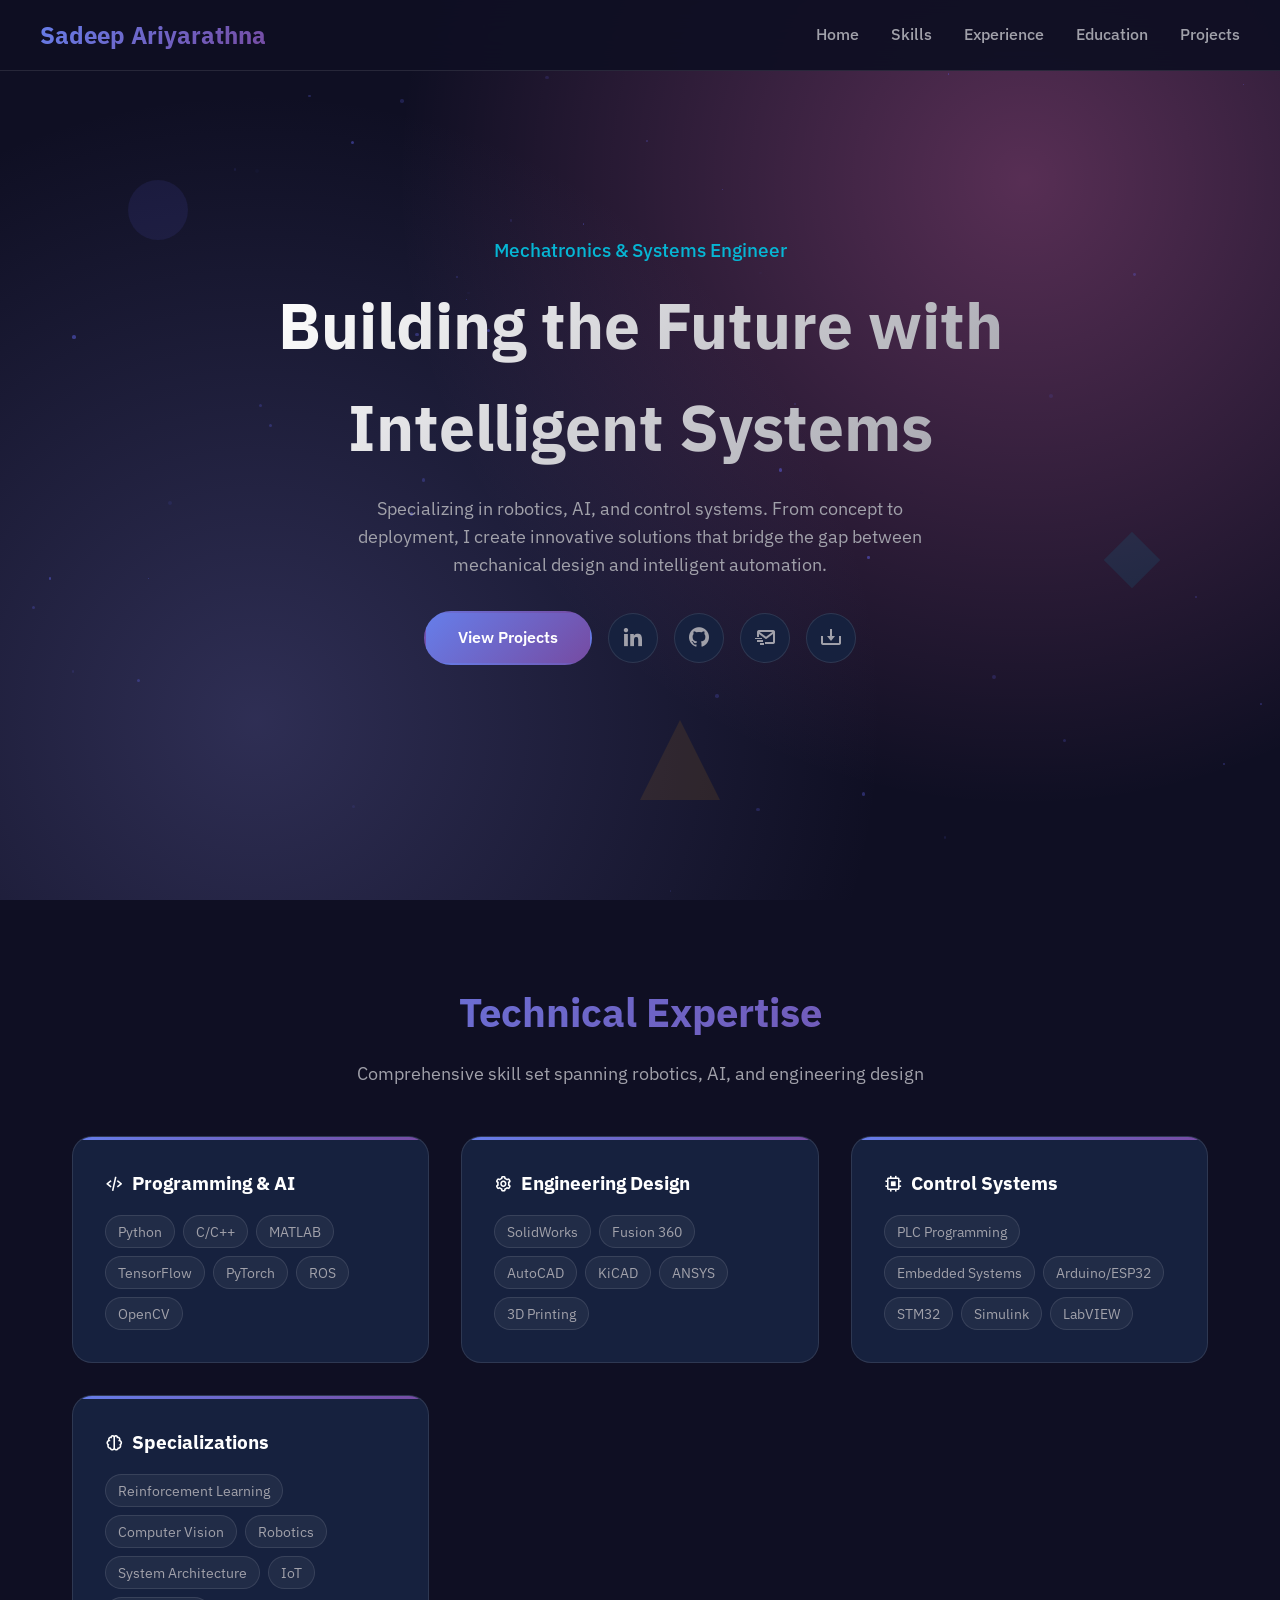
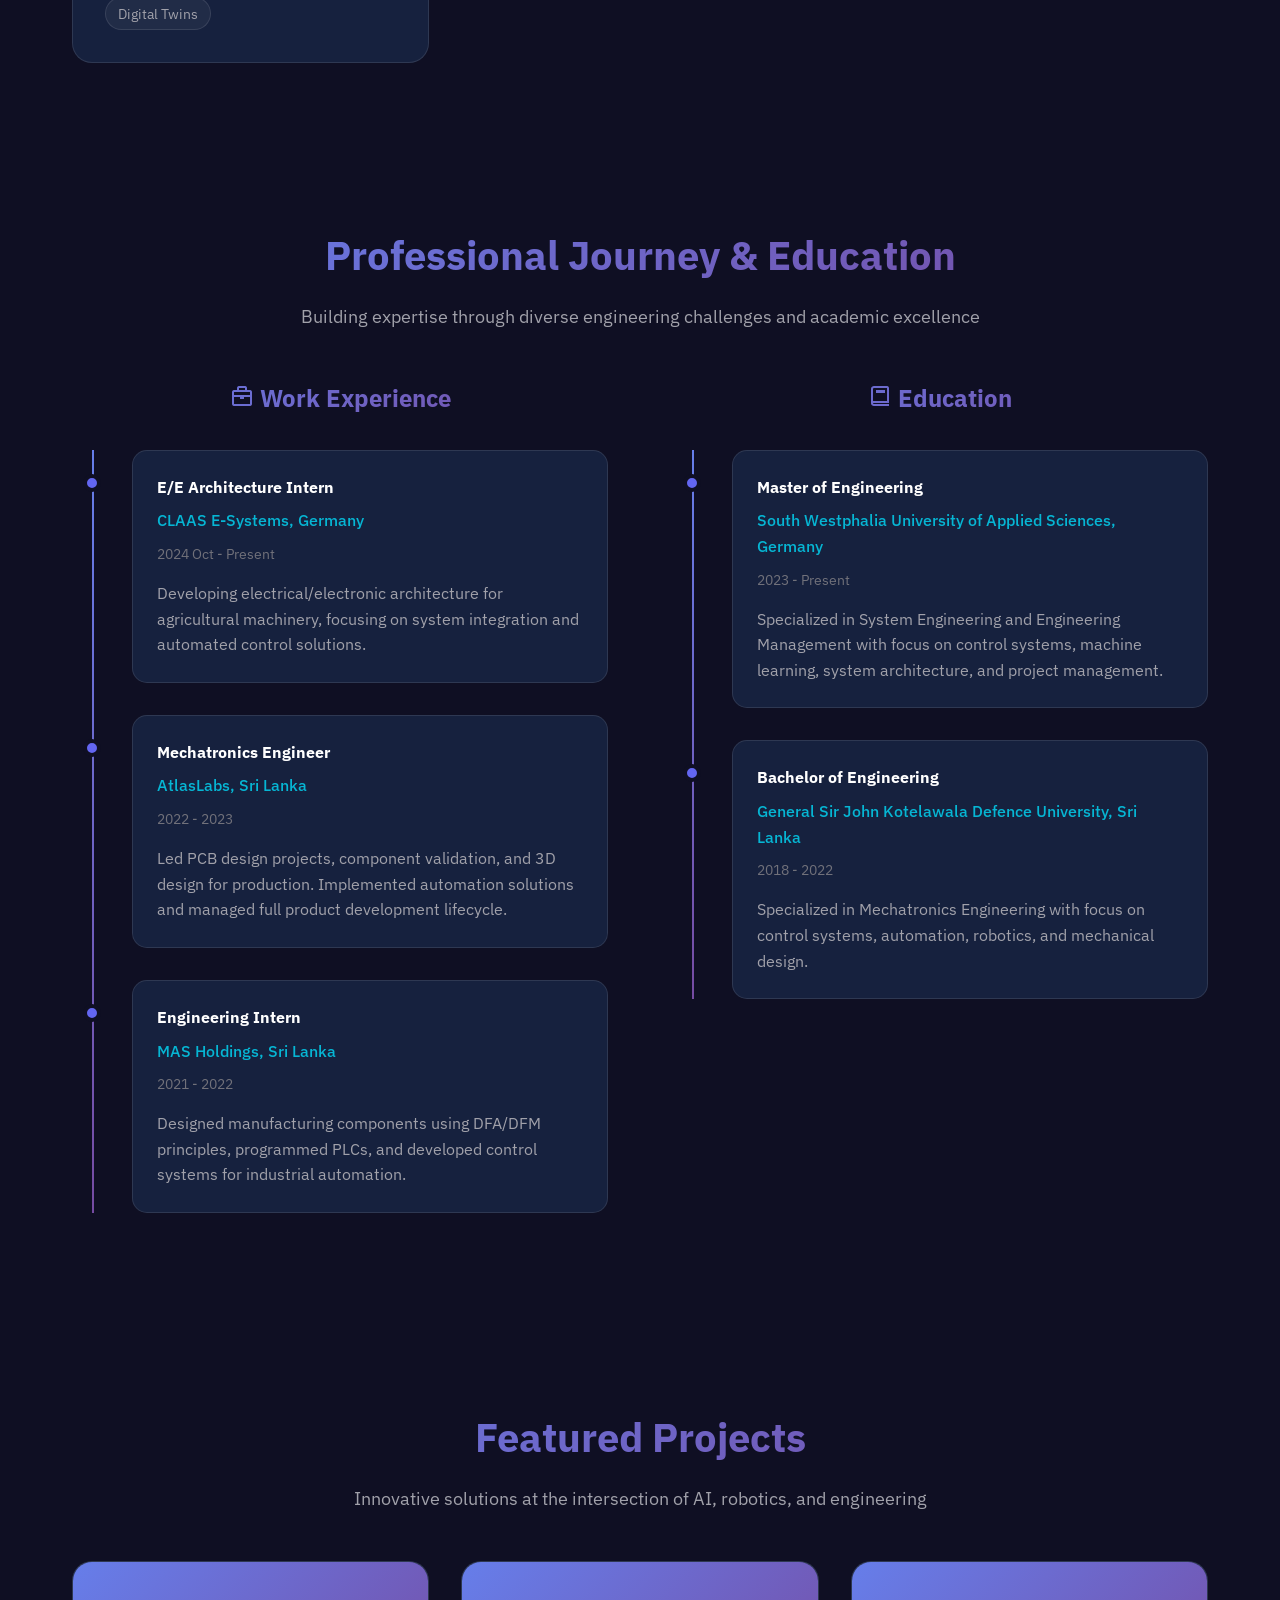
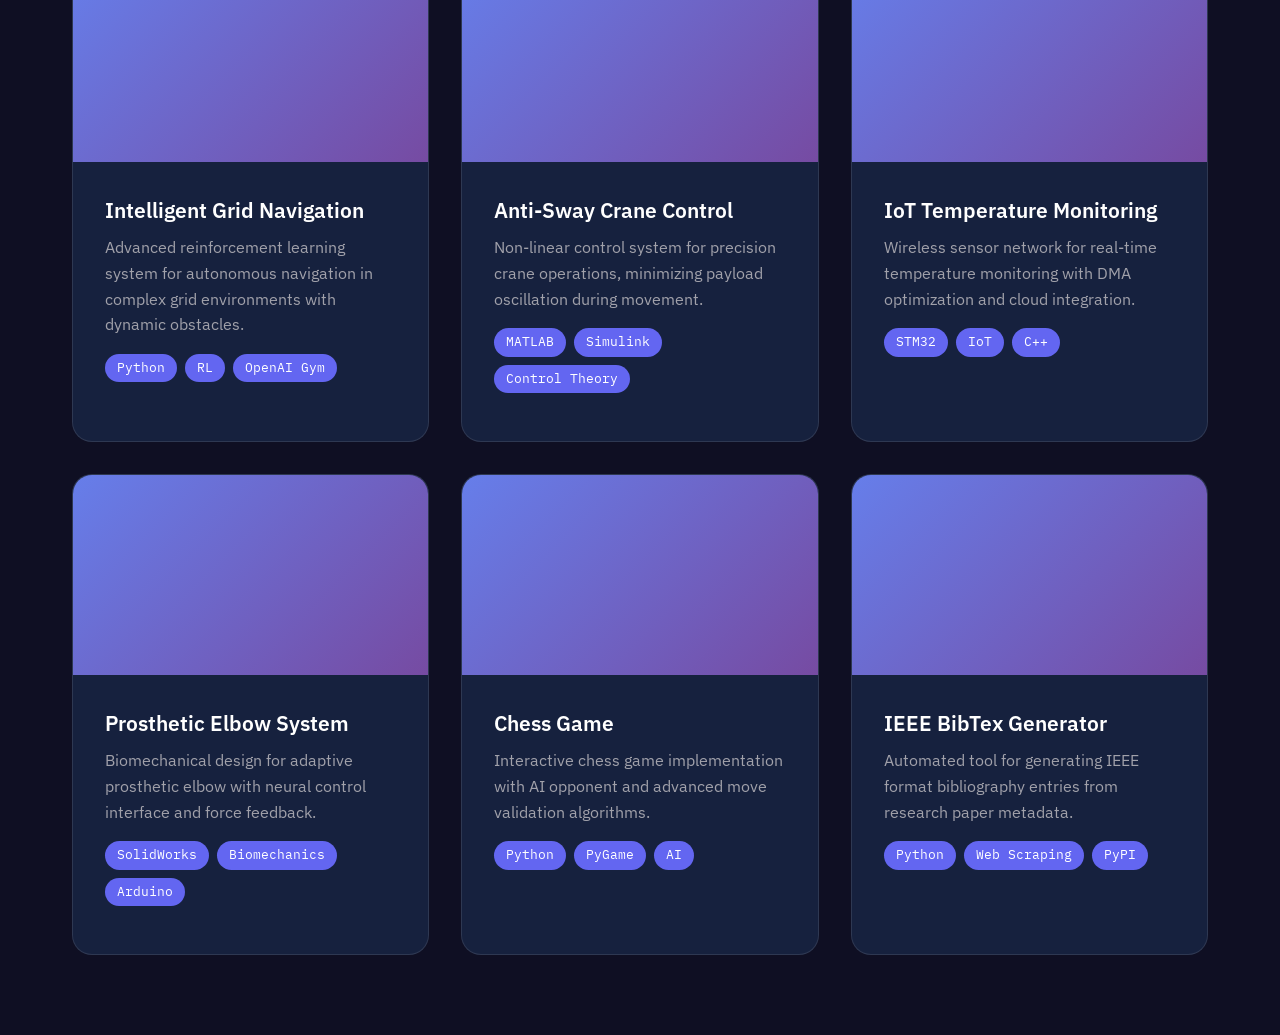
<file: a.html>
<!DOCTYPE html>
<html lang="en">
<head>
    <meta charset="UTF-8">
    <meta name="viewport" content="width=device-width, initial-scale=1.0">
    <title>Sadeep Ariyarathna - Robotics Engineer</title>
    <link href="https://fonts.googleapis.com/css2?family=IBM+Plex+Sans:wght@300;400;500;600;700&family=IBM+Plex+Mono:wght@300;400;500&display=swap" rel="stylesheet">
    <link rel="stylesheet" href="https://unpkg.com/boxicons@latest/css/boxicons.min.css">
    <style>
        * {
            margin: 0;
            padding: 0;
            box-sizing: border-box;
        }

        :root {
            --primary: #6366f1;
            --secondary: #06b6d4;
            --accent: #f59e0b;
            --dark: #0f0f23;
            --dark-light: #1a1a2e;
            --text-primary: #ffffff;
            --text-secondary: #a1a1aa;
            --text-muted: #71717a;
            --surface: #16213e;
            --surface-light: rgba(255, 255, 255, 0.05);
            --border: rgba(255, 255, 255, 0.1);
            --gradient-primary: linear-gradient(135deg, #667eea 0%, #764ba2 100%);
            --gradient-accent: linear-gradient(135deg, #f093fb 0%, #f5576c 100%);
            --shadow: 0 25px 50px -12px rgba(0, 0, 0, 0.25);
        }

        body {
            font-family: 'IBM Plex Sans', sans-serif;
            background: var(--dark);
            color: var(--text-primary);
            line-height: 1.6;
            overflow-x: hidden;
        }

        /* Modern Navigation */
        .navbar {
            position: fixed;
            top: 0;
            width: 100%;
            padding: 1rem 2rem;
            background: rgba(15, 15, 35, 0.95);
            backdrop-filter: blur(20px);
            border-bottom: 1px solid var(--border);
            z-index: 1000;
            transition: all 0.3s ease;
        }

        .nav-container {
            display: flex;
            justify-content: space-between;
            align-items: center;
            max-width: 1200px;
            margin: 0 auto;
        }

        .logo {
            font-size: 1.5rem;
            font-weight: 700;
            background: var(--gradient-primary);
            -webkit-background-clip: text;
            -webkit-text-fill-color: transparent;
            background-clip: text;
        }

        .nav-links {
            display: flex;
            list-style: none;
            gap: 2rem;
        }

        .nav-links a {
            color: var(--text-secondary);
            text-decoration: none;
            font-weight: 500;
            transition: all 0.3s ease;
            position: relative;
        }

        .nav-links a::after {
            content: '';
            position: absolute;
            bottom: -5px;
            left: 0;
            width: 0;
            height: 2px;
            background: var(--primary);
            transition: width 0.3s ease;
        }

        .nav-links a:hover {
            color: var(--text-primary);
        }

        .nav-links a:hover::after {
            width: 100%;
        }

        /* Hero Section with Particles Effect */
        .hero {
            height: 100vh;
            display: flex;
            align-items: center;
            justify-content: center;
            position: relative;
            background: radial-gradient(circle at 20% 80%, rgba(120, 119, 198, 0.3) 0%, transparent 50%),
                        radial-gradient(circle at 80% 20%, rgba(255, 119, 198, 0.3) 0%, transparent 50%),
                        var(--dark);
            overflow: hidden;
        }

        .hero-content {
            text-align: center;
            z-index: 2;
            max-width: 800px;
            padding: 0 2rem;
        }

        .hero h1 {
            font-size: clamp(2.5rem, 5vw, 4rem);
            font-weight: 700;
            margin-bottom: 1rem;
            background: linear-gradient(135deg, #fff 0%, #a1a1aa 100%);
            -webkit-background-clip: text;
            -webkit-text-fill-color: transparent;
            background-clip: text;
        }

        .hero .subtitle {
            font-size: 1.2rem;
            color: var(--secondary);
            margin-bottom: 0.5rem;
            font-weight: 500;
        }

        .hero .description {
            font-size: 1.1rem;
            color: var(--text-secondary);
            margin-bottom: 2rem;
            max-width: 600px;
            margin-left: auto;
            margin-right: auto;
        }

        .cta-buttons {
            display: flex;
            gap: 1rem;
            justify-content: center;
            flex-wrap: wrap;
            align-items: center;
        }

        .btn {
            padding: 0.75rem 2rem;
            border-radius: 50px;
            text-decoration: none;
            font-weight: 600;
            transition: all 0.3s ease;
            border: 2px solid transparent;
            position: relative;
            overflow: hidden;
        }

        .btn-primary {
            background: var(--gradient-primary);
            color: white;
        }

        .btn-secondary {
            background: transparent;
            color: var(--text-primary);
            border-color: var(--border);
        }

        .btn:hover {
            transform: translateY(-2px);
            box-shadow: 0 10px 30px rgba(0, 0, 0, 0.3);
        }

        /* Social Icons */
        .social-icons {
            display: flex;
            gap: 1rem;
            align-items: center;
        }

        .social-icon {
            width: 50px;
            height: 50px;
            border-radius: 50%;
            background: var(--surface);
            border: 1px solid var(--border);
            display: flex;
            align-items: center;
            justify-content: center;
            color: var(--text-secondary);
            font-size: 1.5rem;
            text-decoration: none;
            transition: all 0.3s ease;
        }

        .social-icon:hover {
            background: var(--primary);
            color: white;
            transform: translateY(-3px);
            box-shadow: 0 10px 25px rgba(99, 102, 241, 0.3);
        }

        /* Floating geometric shapes */
        .floating-shapes {
            position: absolute;
            width: 100%;
            height: 100%;
            overflow: hidden;
        }

        .shape {
            position: absolute;
            opacity: 0.1;
            animation: float 20s infinite linear;
        }

        .shape:nth-child(1) {
            top: 20%;
            left: 10%;
            width: 60px;
            height: 60px;
            background: var(--primary);
            border-radius: 50%;
            animation-delay: 0s;
        }

        .shape:nth-child(2) {
            top: 60%;
            right: 10%;
            width: 40px;
            height: 40px;
            background: var(--secondary);
            transform: rotate(45deg);
            animation-delay: -5s;
        }

        .shape:nth-child(3) {
            top: 80%;
            left: 50%;
            width: 80px;
            height: 80px;
            background: var(--accent);
            clip-path: polygon(50% 0%, 0% 100%, 100% 100%);
            animation-delay: -10s;
        }

        @keyframes float {
            0% { transform: translateY(0px) rotate(0deg); }
            50% { transform: translateY(-20px) rotate(180deg); }
            100% { transform: translateY(0px) rotate(360deg); }
        }

        /* Modern Sections */
        .section {
            padding: 5rem 2rem;
            max-width: 1200px;
            margin: 0 auto;
        }

        .section-title {
            font-size: 2.5rem;
            font-weight: 700;
            text-align: center;
            margin-bottom: 1rem;
            background: var(--gradient-primary);
            -webkit-background-clip: text;
            -webkit-text-fill-color: transparent;
            background-clip: text;
        }

        .section-subtitle {
            text-align: center;
            color: var(--text-secondary);
            margin-bottom: 3rem;
            font-size: 1.1rem;
        }

        /* Skills Grid with Icons */
        .skills-grid {
            display: grid;
            grid-template-columns: repeat(auto-fit, minmax(300px, 1fr));
            gap: 2rem;
            margin-top: 3rem;
        }

        .skill-card {
            background: var(--surface);
            padding: 2rem;
            border-radius: 20px;
            border: 1px solid var(--border);
            transition: all 0.3s ease;
            position: relative;
            overflow: hidden;
        }

        .skill-card::before {
            content: '';
            position: absolute;
            top: 0;
            left: 0;
            right: 0;
            height: 3px;
            background: var(--gradient-primary);
        }

        .skill-card:hover {
            transform: translateY(-5px);
            box-shadow: var(--shadow);
            border-color: var(--primary);
        }

        .skill-card h3 {
            color: var(--text-primary);
            margin-bottom: 1rem;
            display: flex;
            align-items: center;
            gap: 0.5rem;
        }

        .skill-list {
            display: flex;
            flex-wrap: wrap;
            gap: 0.5rem;
        }

        .skill-tag {
            background: var(--surface-light);
            color: var(--text-secondary);
            padding: 0.25rem 0.75rem;
            border-radius: 20px;
            font-size: 0.9rem;
            border: 1px solid var(--border);
            transition: all 0.3s ease;
        }

        .skill-tag:hover {
            background: var(--primary);
            color: white;
            transform: scale(1.05);
        }

        /* Timeline Sections */
        .timeline-section {
            display: grid;
            grid-template-columns: 1fr 1fr;
            gap: 4rem;
            margin-top: 3rem;
        }

        .timeline-column {
            position: relative;
        }

        .timeline-column h3 {
            font-size: 1.5rem;
            margin-bottom: 2rem;
            color: var(--text-primary);
            text-align: center;
            background: var(--gradient-primary);
            -webkit-background-clip: text;
            -webkit-text-fill-color: transparent;
            background-clip: text;
        }

        .timeline-vertical {
            position: relative;
        }

        .timeline-vertical::before {
            content: '';
            position: absolute;
            left: 20px;
            top: 0;
            bottom: 0;
            width: 2px;
            background: var(--gradient-primary);
        }

        .timeline-item {
            margin: 2rem 0;
            position: relative;
        }

        .timeline-content {
            background: var(--surface);
            padding: 1.5rem;
            border-radius: 15px;
            border: 1px solid var(--border);
            margin-left: 60px;
            transition: all 0.3s ease;
        }

        .timeline-content:hover {
            transform: scale(1.02);
            box-shadow: var(--shadow);
        }

        .timeline-dot {
            position: absolute;
            left: 11px;
            top: 1.5rem;
            width: 18px;
            height: 18px;
            background: var(--primary);
            border-radius: 50%;
            border: 4px solid var(--dark);
        }

        .timeline-content h4 {
            color: var(--text-primary);
            margin-bottom: 0.5rem;
        }

        .timeline-content .company {
            color: var(--secondary);
            font-weight: 500;
            margin-bottom: 0.5rem;
        }

        .timeline-content .duration {
            color: var(--text-muted);
            font-size: 0.9rem;
            margin-bottom: 1rem;
        }

        .timeline-content p {
            color: var(--text-secondary);
            line-height: 1.6;
        }

        /* Projects Grid */
        .projects-grid {
            display: grid;
            grid-template-columns: repeat(auto-fit, minmax(350px, 1fr));
            gap: 2rem;
            margin-top: 3rem;
        }

        .project-card {
            background: var(--surface);
            border-radius: 20px;
            overflow: hidden;
            border: 1px solid var(--border);
            transition: all 0.3s ease;
            position: relative;
        }

        .project-card:hover {
            transform: translateY(-10px);
            box-shadow: var(--shadow);
        }

        .project-image {
            height: 200px;
            background: var(--gradient-primary);
            position: relative;
            overflow: hidden;
        }

        .project-overlay {
            position: absolute;
            top: 0;
            left: 0;
            right: 0;
            bottom: 0;
            background: rgba(0, 0, 0, 0.7);
            display: flex;
            align-items: center;
            justify-content: center;
            opacity: 0;
            transition: all 0.3s ease;
        }

        .project-card:hover .project-overlay {
            opacity: 1;
        }

        .project-content {
            padding: 2rem;
        }

        .project-title {
            font-size: 1.3rem;
            font-weight: 600;
            margin-bottom: 0.5rem;
            color: var(--text-primary);
        }

        .project-description {
            color: var(--text-secondary);
            margin-bottom: 1rem;
            line-height: 1.6;
        }

        .project-tech {
            display: flex;
            flex-wrap: wrap;
            gap: 0.5rem;
            margin-bottom: 1rem;
        }

        .tech-tag {
            background: var(--primary);
            color: white;
            padding: 0.25rem 0.75rem;
            border-radius: 15px;
            font-size: 0.8rem;
            font-family: 'IBM Plex Mono', monospace;
        }

        /* Mobile Responsiveness */
        @media (max-width: 768px) {
            .nav-links {
                display: none;
            }

            .hero h1 {
                font-size: 2.5rem;
            }

            .cta-buttons {
                flex-direction: column;
                align-items: center;
            }

            .social-icons {
                flex-direction: row;
                margin-top: 1rem;
            }

            .timeline-section {
                grid-template-columns: 1fr;
                gap: 2rem;
            }

            .skills-grid,
            .projects-grid {
                grid-template-columns: 1fr;
            }
        }

        /* Scroll animations */
        .fade-in {
            opacity: 0;
            transform: translateY(30px);
            transition: all 0.6s ease;
        }

        .fade-in.visible {
            opacity: 1;
            transform: translateY(0);
        }
    </style>
</head>
<body>
    <!-- Navigation -->
    <nav class="navbar">
        <div class="nav-container">
            <div class="logo">Sadeep Ariyarathna</div>
            <ul class="nav-links">
                <li><a href="#home">Home</a></li>
                <li><a href="#skills">Skills</a></li>
                <li><a href="#experience">Experience</a></li>
                <li><a href="#education">Education</a></li>
                <li><a href="#projects">Projects</a></li>
            </ul>
        </div>
    </nav>

    <!-- Hero Section -->
    <section class="hero" id="home">
        <div class="floating-shapes">
            <div class="shape"></div>
            <div class="shape"></div>
            <div class="shape"></div>
        </div>
        <div class="hero-content fade-in">
            <div class="subtitle">Mechatronics & Systems Engineer</div>
            <h1>Building the Future with <br>Intelligent Systems</h1>
            <p class="description">
                Specializing in robotics, AI, and control systems. From concept to deployment, 
                I create innovative solutions that bridge the gap between mechanical design and intelligent automation.
            </p>
            <div class="cta-buttons">
                <a href="#projects" class="btn btn-primary">View Projects</a>
                <div class="social-icons">
                    <a href="https://www.linkedin.com/in/sadeep-a-175984114/" target="_blank" class="social-icon">
                        <i class='bx bxl-linkedin'></i>
                    </a>
                    <a href="https://github.com/elemenceOR" target="_blank" class="social-icon">
                        <i class='bx bxl-github'></i>
                    </a>
                    <a href="mailto:sadeepari@gmail.com" class="social-icon">
                        <i class='bx bx-mail-send'></i>
                    </a>
                    <a href="cv/cv - Sadeep Ariyarathna.pdf" target="_blank" class="social-icon">
                        <i class='bx bx-download'></i>
                    </a>
                </div>
            </div>
        </div>
    </section>

    <!-- Skills Section -->
    <section class="section" id="skills">
        <h2 class="section-title fade-in">Technical Expertise</h2>
        <p class="section-subtitle fade-in">Comprehensive skill set spanning robotics, AI, and engineering design</p>
        
        <div class="skills-grid">
            <div class="skill-card fade-in">
                <h3><i class='bx bx-code-alt'></i> Programming & AI</h3>
                <div class="skill-list">
                    <span class="skill-tag">Python</span>
                    <span class="skill-tag">C/C++</span>
                    <span class="skill-tag">MATLAB</span>
                    <span class="skill-tag">TensorFlow</span>
                    <span class="skill-tag">PyTorch</span>
                    <span class="skill-tag">ROS</span>
                    <span class="skill-tag">OpenCV</span>
                </div>
            </div>
            <div class="skill-card fade-in">
                <h3><i class='bx bx-cog'></i> Engineering Design</h3>
                <div class="skill-list">
                    <span class="skill-tag">SolidWorks</span>
                    <span class="skill-tag">Fusion 360</span>
                    <span class="skill-tag">AutoCAD</span>
                    <span class="skill-tag">KiCAD</span>
                    <span class="skill-tag">ANSYS</span>
                    <span class="skill-tag">3D Printing</span>
                </div>
            </div>
            <div class="skill-card fade-in">
                <h3><i class='bx bx-chip'></i> Control Systems</h3>
                <div class="skill-list">
                    <span class="skill-tag">PLC Programming</span>
                    <span class="skill-tag">Embedded Systems</span>
                    <span class="skill-tag">Arduino/ESP32</span>
                    <span class="skill-tag">STM32</span>
                    <span class="skill-tag">Simulink</span>
                    <span class="skill-tag">LabVIEW</span>
                </div>
            </div>
            <div class="skill-card fade-in">
                <h3><i class='bx bx-brain'></i> Specializations</h3>
                <div class="skill-list">
                    <span class="skill-tag">Reinforcement Learning</span>
                    <span class="skill-tag">Computer Vision</span>
                    <span class="skill-tag">Robotics</span>
                    <span class="skill-tag">System Architecture</span>
                    <span class="skill-tag">IoT</span>
                    <span class="skill-tag">Digital Twins</span>
                </div>
            </div>
        </div>
    </section>

    <!-- Experience & Education Section -->
    <section class="section" id="experience">
        <h2 class="section-title fade-in">Professional Journey & Education</h2>
        <p class="section-subtitle fade-in">Building expertise through diverse engineering challenges and academic excellence</p>
        
        <div class="timeline-section">
            <div class="timeline-column fade-in">
                <h3><i class='bx bx-briefcase'></i> Work Experience</h3>
                <div class="timeline-vertical">
                    <div class="timeline-item">
                        <div class="timeline-dot"></div>
                        <div class="timeline-content">
                            <h4>E/E Architecture Intern</h4>
                            <div class="company">CLAAS E-Systems, Germany</div>
                            <div class="duration">2024 Oct - Present</div>
                            <p>Developing electrical/electronic architecture for agricultural machinery, focusing on system integration and automated control solutions.</p>
                        </div>
                    </div>
                    <div class="timeline-item">
                        <div class="timeline-dot"></div>
                        <div class="timeline-content">
                            <h4>Mechatronics Engineer</h4>
                            <div class="company">AtlasLabs, Sri Lanka</div>
                            <div class="duration">2022 - 2023</div>
                            <p>Led PCB design projects, component validation, and 3D design for production. Implemented automation solutions and managed full product development lifecycle.</p>
                        </div>
                    </div>
                    <div class="timeline-item">
                        <div class="timeline-dot"></div>
                        <div class="timeline-content">
                            <h4>Engineering Intern</h4>
                            <div class="company">MAS Holdings, Sri Lanka</div>
                            <div class="duration">2021 - 2022</div>
                            <p>Designed manufacturing components using DFA/DFM principles, programmed PLCs, and developed control systems for industrial automation.</p>
                        </div>
                    </div>
                </div>
            </div>
            
            <div class="timeline-column fade-in" id="education">
                <h3><i class='bx bx-book'></i> Education</h3>
                <div class="timeline-vertical">
                    <div class="timeline-item">
                        <div class="timeline-dot"></div>
                        <div class="timeline-content">
                            <h4>Master of Engineering</h4>
                            <div class="company">South Westphalia University of Applied Sciences, Germany</div>
                            <div class="duration">2023 - Present</div>
                            <p>Specialized in System Engineering and Engineering Management with focus on control systems, machine learning, system architecture, and project management.</p>
                        </div>
                    </div>
                    <div class="timeline-item">
                        <div class="timeline-dot"></div>
                        <div class="timeline-content">
                            <h4>Bachelor of Engineering</h4>
                            <div class="company">General Sir John Kotelawala Defence University, Sri Lanka</div>
                            <div class="duration">2018 - 2022</div>
                            <p>Specialized in Mechatronics Engineering with focus on control systems, automation, robotics, and mechanical design.</p>
                        </div>
                    </div>
                </div>
            </div>
        </div>
    </section>

    <!-- Projects Section -->
    <section class="section" id="projects">
        <h2 class="section-title fade-in">Featured Projects</h2>
        <p class="section-subtitle fade-in">Innovative solutions at the intersection of AI, robotics, and engineering</p>
        
        <div class="projects-grid">
            <div class="project-card fade-in">
                <div class="project-image">
                    <div class="project-overlay">
                        <a href="https://github.com/elemenceOR/GridWorldEnv" target="_blank" class="btn btn-primary">View Project</a>
                    </div>
                </div>
                <div class="project-content">
                    <h3 class="project-title">Intelligent Grid Navigation</h3>
                    <p class="project-description">Advanced reinforcement learning system for autonomous navigation in complex grid environments with dynamic obstacles.</p>
                    <div class="project-tech">
                        <span class="tech-tag">Python</span>
                        <span class="tech-tag">RL</span>
                        <span class="tech-tag">OpenAI Gym</span>
                    </div>
                </div>
            </div>
            
            <div class="project-card fade-in">
                <div class="project-image">
                    <div class="project-overlay">
                        <a href="https://github.com/elemenceOR/anti-sway" target="_blank" class="btn btn-primary">View Project</a>
                    </div>
                </div>
                <div class="project-content">
                    <h3 class="project-title">Anti-Sway Crane Control</h3>
                    <p class="project-description">Non-linear control system for precision crane operations, minimizing payload oscillation during movement.</p>
                    <div class="project-tech">
                        <span class="tech-tag">MATLAB</span>
                        <span class="tech-tag">Simulink</span>
                        <span class="tech-tag">Control Theory</span>
                    </div>
                </div>
            </div>
            
            <div class="project-card fade-in">
                <div class="project-image">
                    <div class="project-overlay">
                        <a href="https://github.com/elemenceOR/DMA_tmp" target="_blank" class="btn btn-primary">View Project</a>
                    </div>
                </div>
                <div class="project-content">
                    <h3 class="project-title">IoT Temperature Monitoring</h3>
                    <p class="project-description">Wireless sensor network for real-time temperature monitoring with DMA optimization and cloud integration.</p>
                    <div class="project-tech">
                        <span class="tech-tag">STM32</span>
                        <span class="tech-tag">IoT</span>
                        <span class="tech-tag">C++</span>
                    </div>
                </div>
            </div>
            
            <div class="project-card fade-in">
                <div class="project-image">
                    <div class="project-overlay">
                        <a href="https://drive.google.com/drive/folders/1PAIZUAqjWSF4AqBHeaJ57q38EIXg_qjB?usp=sharing" target="_blank" class="btn btn-primary">View Project</a>
                    </div>
                </div>
                <div class="project-content">
                    <h3 class="project-title">Prosthetic Elbow System</h3>
                    <p class="project-description">Biomechanical design for adaptive prosthetic elbow with neural control interface and force feedback.</p>
                    <div class="project-tech">
                        <span class="tech-tag">SolidWorks</span>
                        <span class="tech-tag">Biomechanics</span>
                        <span class="tech-tag">Arduino</span>
                    </div>
                </div>
            </div>
            
            <div class="project-card fade-in">
                <div class="project-image">
                    <div class="project-overlay">
                        <a href="https://github.com/elemenceOR/chessgame" target="_blank" class="btn btn-primary">View Project</a>
                    </div>
                </div>
                <div class="project-content">
                    <h3 class="project-title">Chess Game</h3>
                    <p class="project-description">Interactive chess game implementation with AI opponent and advanced move validation algorithms.</p>
                    <div class="project-tech">
                        <span class="tech-tag">Python</span>
                        <span class="tech-tag">PyGame</span>
                        <span class="tech-tag">AI</span>
                    </div>
                </div>
            </div>
            
            <div class="project-card fade-in">
                <div class="project-image">
                    <div class="project-overlay">
                        <a href="https://pypi.org/project/ieeebib/" target="_blank" class="btn btn-primary">View Project</a>
                    </div>
                </div>
                <div class="project-content">
                    <h3 class="project-title">IEEE BibTex Generator</h3>
                    <p class="project-description">Automated tool for generating IEEE format bibliography entries from research paper metadata.</p>
                    <div class="project-tech">
                        <span class="tech-tag">Python</span>
                        <span class="tech-tag">Web Scraping</span>
                        <span class="tech-tag">PyPI</span>
                    </div>
                </div>
            </div>
        </div>
    </section>

    <script>
        // Smooth scrolling
        document.querySelectorAll('a[href^="#"]').forEach(anchor => {
            anchor.addEventListener('click', function (e) {
                e.preventDefault();
                document.querySelector(this.getAttribute('href')).scrollIntoView({
                    behavior: 'smooth',
                    block: 'start'
                });
            });
        });

        // Scroll animations
        const observerOptions = {
            threshold: 0.1,
            rootMargin: '0px 0px -50px 0px'
        };

        const observer = new IntersectionObserver((entries) => {
            entries.forEach(entry => {
                if (entry.isIntersecting) {
                    entry.target.classList.add('visible');
                }
            });
        }, observerOptions);

        document.querySelectorAll('.fade-in').forEach(el => {
            observer.observe(el);
        });

        // Navbar scroll effect
        window.addEventListener('scroll', () => {
            const navbar = document.querySelector('.navbar');
            if (window.scrollY > 100) {
                navbar.style.background = 'rgba(15, 15, 35, 0.98)';
            } else {
                navbar.style.background = 'rgba(15, 15, 35, 0.95)';
            }
        });

        // Particle effect for hero section
        const createParticles = () => {
            const hero = document.querySelector('.hero');
            const particleCount = 50;
            
            for (let i = 0; i < particleCount; i++) {
                const particle = document.createElement('div');
                particle.style.position = 'absolute';
                particle.style.width = Math.random() * 3 + 1 + 'px';
                particle.style.height = particle.style.width;
                particle.style.background = '#6366f1';
                particle.style.borderRadius = '50%';
                particle.style.opacity = Math.random() * 0.5;
                particle.style.left = Math.random() * 100 + '%';
                particle.style.top = Math.random() * 100 + '%';
                particle.style.animation = `float ${Math.random() * 10 + 10}s infinite linear`;
                hero.appendChild(particle);
            }
        };

        // Initialize particles
        createParticles();
    </script>
</body>
</html>
</file>
